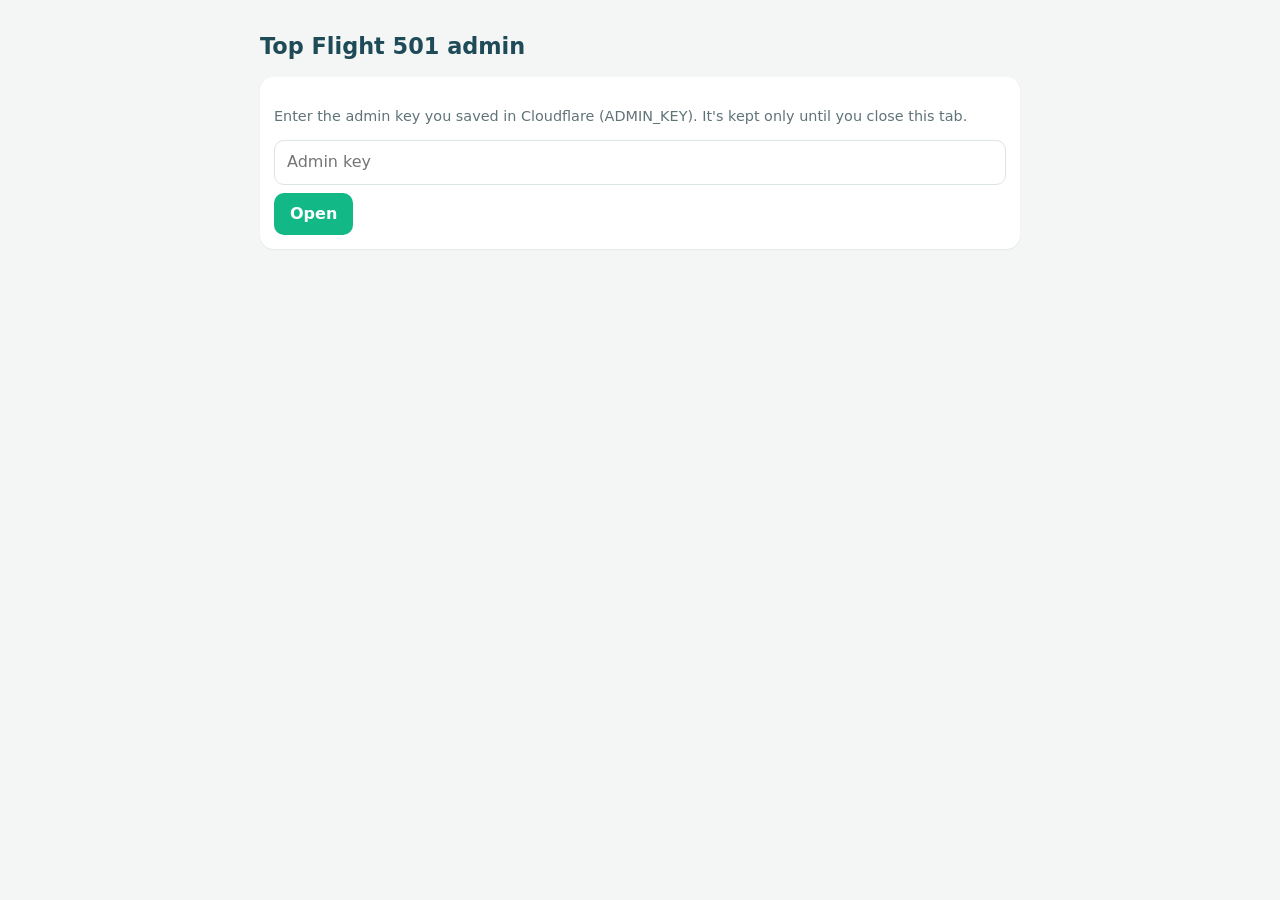
<file: public/admin.html>
<!doctype html>
<html lang="en">
<head>
  <meta charset="utf-8">
  <meta name="viewport" content="width=device-width, initial-scale=1">
  <meta name="robots" content="noindex, nofollow">
  <title>Top Flight 501 admin</title>
  <style>
    :root { --bg:#F3F6F5; --card:#fff; --teal:#1E4B57; --muted:#5F7378; --ink:#15262B; --green:#12B886; --line:#DCE5E3; --red:#E03131; }
    body { margin: 0; background: var(--bg); color: var(--ink); font: 16px/1.4 system-ui, -apple-system, 'Segoe UI', sans-serif; }
    main { max-width: 760px; margin: 0 auto; padding: 16px; }
    h1 { color: var(--teal); font-size: 1.4rem; }
    h2 { color: var(--teal); font-size: 1.1rem; margin: 26px 0 8px; }
    .card { background: var(--card); border-radius: 14px; padding: 14px; box-shadow: 0 1px 2px rgba(0,0,0,.06); }
    input { font: inherit; padding: 10px 12px; border: 1.5px solid var(--line); border-radius: 10px; width: 100%; box-sizing: border-box; }
    button { font: inherit; font-weight: 700; border: 0; border-radius: 10px; padding: 8px 12px; cursor: pointer; background: #EAF1EF; color: var(--teal); }
    button.go { background: var(--green); color: #fff; margin-top: 8px; padding: 10px 16px; }
    button.bad { color: var(--red); }
    table { width: 100%; border-collapse: collapse; font-size: .92rem; }
    td, th { text-align: left; padding: 8px 6px; border-bottom: 1px solid var(--line); vertical-align: middle; }
    th { font-size: .72rem; text-transform: uppercase; letter-spacing: .08em; color: var(--muted); }
    td.acts { white-space: nowrap; text-align: right; }
    td.acts button { margin-left: 4px; padding: 6px 9px; font-size: .82rem; }
    .muted { color: var(--muted); font-size: .9rem; }
    .err { color: var(--red); font-weight: 600; }
    .totals { display: flex; gap: 10px; flex-wrap: wrap; }
    .totals div { background: var(--card); border-radius: 12px; padding: 10px 14px; }
    .totals b { display: block; font-size: 1.4rem; color: var(--teal); }
  </style>
</head>
<body>
<main>
  <h1>Top Flight 501 admin</h1>
  <div id="login" class="card">
    <p class="muted">Enter the admin key you saved in Cloudflare (ADMIN_KEY). It's kept only until you close this tab.</p>
    <form id="login-form"><input id="key" type="password" autocomplete="current-password" placeholder="Admin key"><button class="go" type="submit">Open</button></form>
    <p class="err" id="login-err" hidden></p>
  </div>
  <div id="panel" hidden>
    <div class="totals" id="totals"></div>
    <h2>Reports</h2>
    <div class="card" id="reports"></div>
    <h2>Newest nicknames</h2>
    <div class="card" id="players"></div>
    <h2>Newest leagues</h2>
    <div class="card" id="leagues"></div>
    <p class="muted">“Rename” swaps the name for a plain one (Player A1B2 or League K7Q2M). “Remove” deletes it completely.</p>
  </div>
</main>
<script>
  const $ = s => document.querySelector(s);
  const esc = s => String(s ?? '').replace(/[&<>"']/g, c => ({ '&': '&amp;', '<': '&lt;', '>': '&gt;', '"': '&quot;', "'": '&#39;' }[c]));
  const day = t => new Date(t).toLocaleDateString('en-GB', { day: 'numeric', month: 'short' });
  let key = sessionStorage.getItem('tf501-admin') || '';

  async function api(method, body) {
    const r = await fetch('/api/admin', { method, headers: { 'x-admin-key': key, 'content-type': 'application/json' }, body: body ? JSON.stringify(body) : undefined });
    const j = await r.json().catch(() => ({}));
    if (!r.ok) throw new Error(j.error || 'Something went wrong');
    return j;
  }
  async function load() {
    try {
      const d = await api('GET');
      sessionStorage.setItem('tf501-admin', key);
      $('#login').hidden = true; $('#panel').hidden = false;
      $('#totals').innerHTML = `<div><b>${d.totals.players}</b>nicknames</div><div><b>${d.totals.leagues}</b>leagues</div><div><b>${d.totals.challenges}</b>challenges played</div>`;
      $('#reports').innerHTML = d.reports.length ? `<table><tr><th>Name</th><th>Type</th><th>Reports</th><th></th></tr>${d.reports.map(r => `<tr>
        <td><b>${esc(r.name || '(already gone)')}</b></td><td>${r.kind}</td><td>${r.n}</td>
        <td class="acts"><button data-a="rename-${r.kind}" data-id="${esc(r.target)}">Rename</button><button class="bad" data-a="remove-${r.kind}" data-id="${esc(r.target)}">Remove</button><button data-a="dismiss" data-kind="${r.kind}" data-id="${esc(r.target)}">It's fine</button></td></tr>`).join('')}</table>` : '<p class="muted">No reports. 👍</p>';
      $('#players').innerHTML = `<table><tr><th>Nickname</th><th>Club</th><th>Joined</th><th></th></tr>${d.players.map(p => `<tr>
        <td><b>${esc(p.nick)}</b></td><td class="muted">${esc(p.club || '–')}</td><td class="muted">${day(p.created)}</td>
        <td class="acts"><button data-a="rename-player" data-id="${esc(p.id)}">Rename</button><button class="bad" data-a="remove-player" data-id="${esc(p.id)}">Remove</button></td></tr>`).join('')}</table>`;
      $('#leagues').innerHTML = `<table><tr><th>League</th><th>Code</th><th>Players</th><th></th></tr>${d.leagues.map(l => `<tr>
        <td><b>${esc(l.name)}</b></td><td class="muted">${esc(l.code)}</td><td>${l.members}</td>
        <td class="acts"><button data-a="rename-league" data-id="${esc(l.code)}">Rename</button><button class="bad" data-a="remove-league" data-id="${esc(l.code)}">Remove</button></td></tr>`).join('')}</table>`;
    } catch (e) {
      $('#login').hidden = false; $('#panel').hidden = true;
      if (key) { $('#login-err').textContent = e.message; $('#login-err').hidden = false; }
    }
  }
  $('#login-form').addEventListener('submit', e => { e.preventDefault(); key = $('#key').value.trim(); load(); });
  document.addEventListener('click', async e => {
    const b = e.target.closest('[data-a]'); if (!b) return;
    const a = b.dataset.a, id = b.dataset.id;
    if (a.startsWith('remove') && !confirm('Remove this completely? It can’t be undone.')) return;
    const body = { action: a };
    if (a.endsWith('league') || (a === 'dismiss' && b.dataset.kind === 'league')) body.code = id; else body.id = id;
    if (a === 'dismiss') body.kind = b.dataset.kind;
    try { await api('POST', body); load(); } catch (err) { alert(err.message); }
  });
  if (key) load();
</script>
</main>
</body>
</html>
</file>
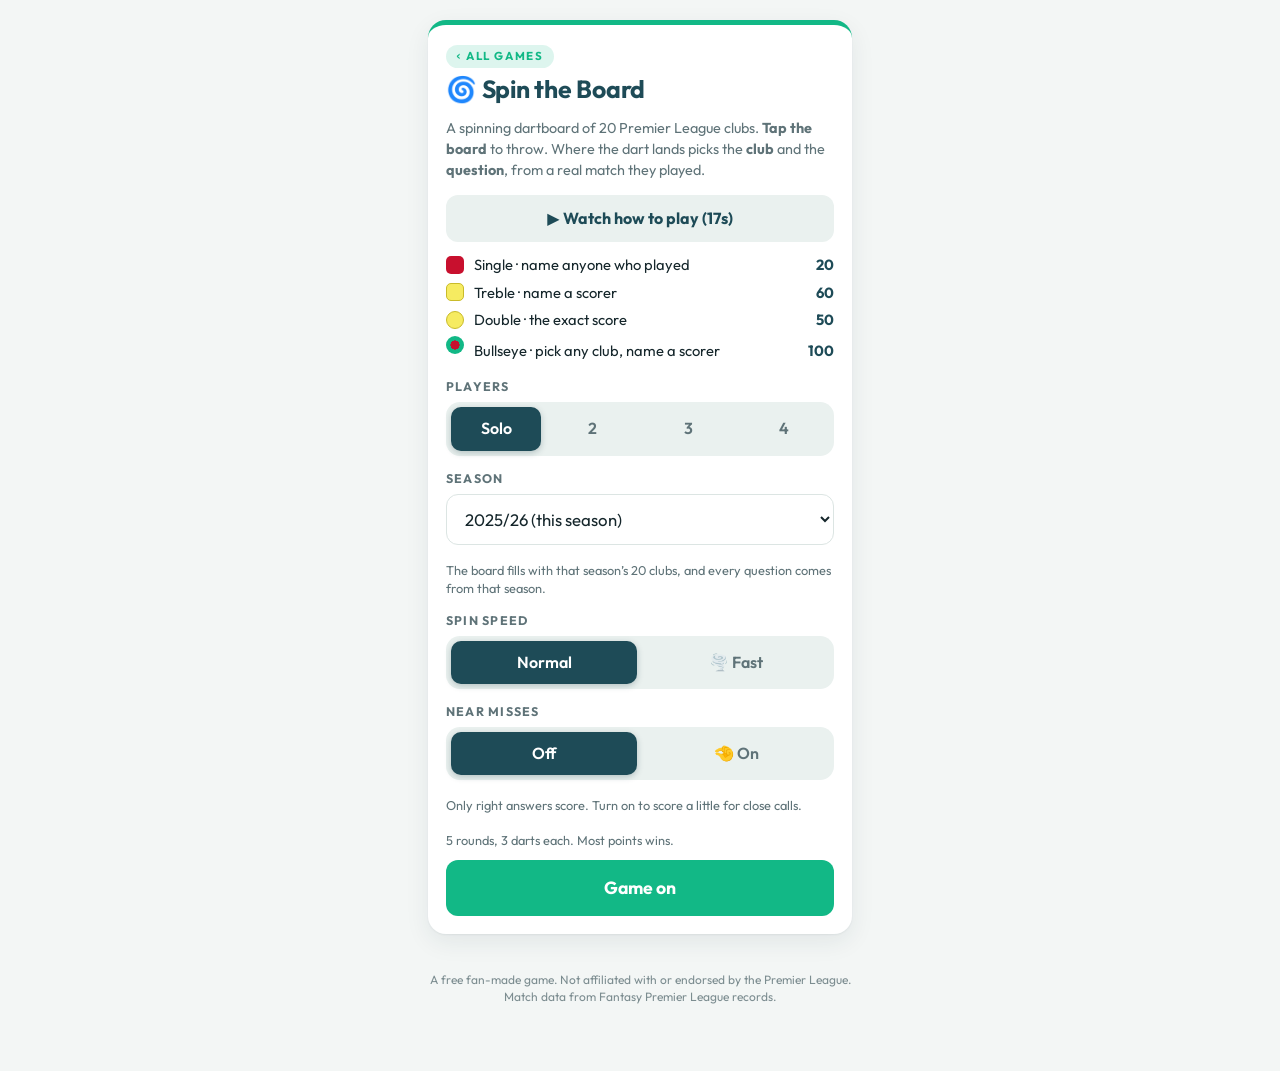
<file: public/spin.html>
<!doctype html>
<html lang="en">
<head>
  <meta charset="utf-8">
  <meta name="viewport" content="width=device-width, initial-scale=1, viewport-fit=cover, interactive-widget=resizes-content">
  <title>Spin the Board | Top Flight 501</title>
  <meta name="description" content="Spin the Board: a spinning dartboard of Premier League clubs. Tap to throw, then answer a question about the club you hit. Free, no sign-up.">
  <meta property="og:title" content="Spin the Board | Top Flight 501">
  <meta property="og:image" content="https://topflight501.com/img/og.jpg">
  <link rel="icon" type="image/png" href="img/icon-192.png?v=2">
  <script>
    try { var s = JSON.parse(localStorage.getItem('tf501:settings') || '{}'); if (s.theme === 'light' || s.theme === 'dark') document.documentElement.setAttribute('data-theme', s.theme); } catch (e) {}
  </script>
  <link rel="stylesheet" href="styles.css?v=75">
  <style>
    body { max-width: 520px; margin: 0 auto; padding: 12px 16px 40px; }
    #spin-app .card { padding: 18px; }
    .back { color: var(--green); font-weight: 700; text-decoration: none; }
    .watch-btn { width: 100%; margin-top: 10px; }
    .tut-video { display: block; width: 100%; height: auto; aspect-ratio: 3 / 4; border-radius: 14px; margin-top: 10px; background: #0e252c; }
    .legend { display: grid; gap: 6px; margin: 12px 0 6px; font-size: .92rem; }
    .legend div { display: flex; align-items: center; gap: 10px; }
    .legend b { margin-left: auto; color: var(--teal); }
    .sw { width: 18px; height: 18px; border-radius: 5px; flex: none; }
    .sw.s1 { background: #C8102E; } .sw.s3 { background: #F6EB61; border: 1px solid #c9bb2a; } .sw.s2 { background: #F6EB61; border: 1px solid #c9bb2a; border-radius: 50%; } .sw.sb { background: radial-gradient(#C8102E 35%, #12B886 37%); border-radius: 50%; }
    .label { font-weight: 700; font-size: .78rem; letter-spacing: .1em; text-transform: uppercase; color: var(--muted); margin: 14px 0 6px; }
    .names { display: grid; grid-template-columns: 1fr 1fr; gap: 8px; margin-top: 8px; }
    .small { font-size: .82rem; }
    .topbar { display: flex; justify-content: space-between; align-items: center; font-weight: 700; color: var(--teal); margin: 4px 0 10px; }
    .sb { display: flex; gap: 8px; margin-bottom: 10px; }
    .sb-p { flex: 1; background: var(--card); border: 1px solid var(--line); border-radius: 14px; padding: 8px 10px; display: flex; justify-content: space-between; align-items: center; font-weight: 600; color: var(--muted); }
    .sb-p b { font-size: 1.35rem; color: var(--ink); font-variant-numeric: tabular-nums; }
    .sb-p.on { border-color: var(--green); box-shadow: 0 0 0 2px color-mix(in srgb, var(--green) 35%, transparent); color: var(--ink); }
    .board-wrap { position: relative; width: min(100%, 420px); margin: 0 auto; aspect-ratio: 1; transition: opacity .25s, transform .25s; touch-action: manipulation; }
    .board-wrap.dim { width: 44%; opacity: .9; }
    .board-wrap { transition: width .3s ease, opacity .25s; }
    .board { width: 100%; height: 100%; display: block; cursor: crosshair; filter: drop-shadow(0 10px 22px rgba(0,0,0,.28)); -webkit-tap-highlight-color: transparent; user-select: none; }
    .board .lbl { fill: #fff; font: 800 15px Outfit, sans-serif; text-anchor: middle; dominant-baseline: central; letter-spacing: .02em; }
    .board .brand { fill: #fff; font: 900 21px Outfit, sans-serif; letter-spacing: .32em; text-anchor: middle; }
    .board .brand.sub { fill: #F5C518; font-size: 13px; font-weight: 800; letter-spacing: .28em; }
    #fly { position: fixed; inset: 0; width: 100vw; height: 100vh; pointer-events: none; z-index: 50; overflow: visible; }
    .board-wrap.thunk .board { animation: thunk .22s ease-out; }
    @keyframes thunk { 30% { transform: translateY(3px) scale(.995); } }
    .board .wire { stroke: rgba(200,200,200,.55); stroke-width: .9; fill: none; }
    .pointer { position: absolute; left: 50%; top: -6px; width: 0; height: 0; transform: translateX(-50%); border: 9px solid transparent; border-top: 14px solid var(--green); display: none; }
    #panel { margin-top: 12px; scroll-margin-top: 10px; }
    body.typing { padding-bottom: 45vh; }
    .panel { background: var(--card); border: 1px solid var(--line); border-radius: 18px; padding: 16px; }
    .panel.center { text-align: center; }
    .panel h3 { margin: 4px 0 6px; color: var(--teal); }
    .tap-hint { font-size: 1.2rem; font-weight: 800; color: var(--teal); margin: 2px 0; animation: nudge 1.6s ease-in-out infinite; }
    @keyframes nudge { 50% { transform: translateY(-3px); } }
    .segc .seg-hl { fill: none; stroke: none; }
    #rot.picked .segc { opacity: .28; transition: opacity .3s; }
    #rot.picked .segc.hit { opacity: 1; } #rot.picked .segc.hit .seg-hl { stroke: #fff; stroke-width: 4; }
    .q-club { display: flex; align-items: center; gap: 10px; font-size: 1.3rem; color: var(--ink); margin-bottom: 8px; }
    .q-badge { display: grid; place-items: center; width: 46px; height: 46px; border-radius: 50%; background: var(--c1); color: #fff; font-weight: 900; font-size: .85rem; box-shadow: inset 0 0 0 3px var(--c2); }
    .q-tag { display: inline-block; background: var(--teal); color: var(--card); font-weight: 800; font-size: .8rem; letter-spacing: .06em; text-transform: uppercase; padding: 5px 12px; border-radius: 30px; }
    .q-match { margin: 10px 0 6px; padding: 10px 12px; border-radius: 14px; background: var(--soft); text-align: center; line-height: 1.3; color: var(--ink); }
    .q-season { display: block; font-size: .72rem; letter-spacing: .12em; text-transform: uppercase; color: var(--muted); font-weight: 700; }
    .q-date { display: block; font-size: .85rem; color: var(--muted); }
    .q-ask { font-size: 1.1rem; margin: 10px 0; color: var(--ink); }
    .q-form { display: flex; gap: 8px; } .q-form .text { flex: 1; min-width: 0; }
    .sl { flex: 1; display: flex; align-items: center; gap: 8px; } .sl .text { width: 64px; text-align: center; font-size: 1.2rem; } .sl span { font-weight: 800; color: var(--muted); }
    .err { color: var(--red); font-size: .9rem; margin: 8px 0 0; }
    .res { font-size: 1.6rem; font-weight: 900; margin: 0 0 4px; } .res.ok { color: var(--green); } .res.bad { color: var(--muted); } .res.near { color: var(--near); }
    .club-grid { display: grid; grid-template-columns: repeat(5, 1fr); gap: 6px; margin-top: 10px; }
    .club-b { border: 0; border-radius: 10px; padding: 10px 0; background: var(--c1); color: #fff; font-weight: 800; cursor: pointer; }
    .final { display: grid; gap: 6px; margin: 12px 0; } .final div { display: flex; justify-content: space-between; padding: 10px 14px; border-radius: 12px; background: var(--soft); font-weight: 600; }
    .row { display: flex; gap: 8px; } .row > * { flex: 1; text-align: center; text-decoration: none; }
    .center { text-align: center; }
  </style>
</head>
<body>
  <main id="spin-app"></main>
  <footer class="foot"><p class="disclaimer">A free fan-made game. Not affiliated with or endorsed by the Premier League.<br>Match data from Fantasy Premier League records.</p></footer>
  <script type="module" src="js/spin.js?v=11"></script>
</body>
</html>
</file>
<file: public/styles.css>
@font-face {
  font-family: 'Outfit';
  src: url('fonts/outfit-var.woff?v=8') format('woff');
  font-weight: 100 900;
  font-style: normal;
  font-display: swap;
}
:root {
  --teal: #1E4B57;
  --teal-deep: #143640;
  --green: #12B886;
  --near: #A87A00;
  --green-deep: #0C8F68;
  --red: #E03131;
  --yellow: #F5C518;
  --bg: #F3F6F5;
  --card: #FFFFFF;
  --ink: #15262B;
  --muted: #5F7378;
  --line: #DCE5E3;
  --soft: #EAF1EF;
  --shadow: 0 1px 2px rgba(20, 54, 64, .06), 0 8px 24px rgba(20, 54, 64, .08);
  --on-strong: #FFFFFF;
  --on-strong-dim: rgba(255,255,255,.75);
  --on-green: #FFFFFF;
  --mark-filter: none;
  --radius: 18px;
  color-scheme: light;
}
@media (prefers-color-scheme: dark) {
  :root:not([data-theme="light"]) {
    --near: #F5C518;
    --teal: #7FC4D2;
    --teal-deep: #0E2328;
    --green: #2BD09E;
    --green-deep: #1FAE83;
    --bg: #0C1719;
    --card: #132225;
    --ink: #E8F1EF;
    --muted: #94AAAE;
    --line: #24393D;
    --soft: #1A2D31;
    --shadow: 0 1px 2px rgba(0,0,0,.3), 0 8px 24px rgba(0,0,0,.35);
    --on-strong: #0C1719;
    --on-strong-dim: rgba(0,0,0,.6);
    --on-green: #062019;
    --mark-filter: brightness(0) invert(.85) sepia(.3) hue-rotate(140deg);
    color-scheme: dark;
  }
}
:root[data-theme="dark"] {
    --near: #F5C518;
    --teal: #7FC4D2;
    --teal-deep: #0E2328;
    --green: #2BD09E;
    --green-deep: #1FAE83;
    --bg: #0C1719;
    --card: #132225;
    --ink: #E8F1EF;
    --muted: #94AAAE;
    --line: #24393D;
    --soft: #1A2D31;
    --shadow: 0 1px 2px rgba(0,0,0,.3), 0 8px 24px rgba(0,0,0,.35);
    --on-strong: #0C1719;
    --on-strong-dim: rgba(0,0,0,.6);
    --on-green: #062019;
    --mark-filter: brightness(0) invert(.85) sepia(.3) hue-rotate(140deg);
    color-scheme: dark;
}

* { box-sizing: border-box; }
html, body { margin: 0; }
body {
  font-family: 'Outfit', system-ui, -apple-system, Segoe UI, sans-serif;
  background: var(--bg);
  color: var(--ink);
  line-height: 1.45;
  min-height: 100vh;
  display: flex; flex-direction: column;
  -webkit-tap-highlight-color: transparent;
}
button, input, select { font: inherit; color: inherit; }
:focus-visible { outline: 3px solid var(--green); outline-offset: 2px; }
a { color: var(--green-deep); }
h2 { font-size: 1.55rem; line-height: 1.15; margin: .1rem 0 .9rem; letter-spacing: -.01em; color: var(--teal); }
h3 { margin: 0; font-size: 1.15rem; }
h4 { margin: 0 0 .4rem; color: var(--teal); }

/* header */
/* pinned header: full-width bar that stays at the top while scrolling */
.top-wrap {
  position: sticky; top: 0; z-index: 40;
  background: color-mix(in srgb, var(--bg) 88%, transparent);
  -webkit-backdrop-filter: blur(10px); backdrop-filter: blur(10px);
  padding-top: env(safe-area-inset-top, 0px);
  transition: box-shadow .2s, border-color .2s;
  border-bottom: 1px solid transparent;
}
.top-wrap.scrolled { border-bottom-color: var(--line); box-shadow: 0 4px 14px rgba(20, 54, 64, .06); }
.top {
  display: flex; align-items: center; justify-content: space-between;
  max-width: 560px; width: 100%; margin: 0 auto; padding: 10px 16px 8px;
}
.brand { display: flex; align-items: center; gap: 10px; background: none; border: 0; padding: 0; cursor: pointer; text-align: left; }
.brand img { height: 42px; width: auto; filter: var(--mark-filter); }
.brand-name { display: block; font-weight: 800; font-size: 1.35rem; color: var(--teal); letter-spacing: -.01em; line-height: 1.05; }
.brand-tag { display: block; font-size: .7rem; letter-spacing: .18em; text-transform: uppercase; color: var(--muted); font-weight: 600; }
.icon-btn {
  width: 40px; height: 40px; border-radius: 50%; border: 1px solid var(--line); background: var(--card);
  font-weight: 700; color: var(--teal); cursor: pointer; box-shadow: var(--shadow);
}

main { flex: 1; width: 100%; max-width: 560px; margin: 0 auto; padding: 8px 16px 24px; }
.loading { text-align: center; color: var(--muted); padding: 3rem 0; }

.card {
  background: var(--card); border-radius: var(--radius); box-shadow: var(--shadow);
  padding: 20px 18px; border-top: 5px solid var(--green);
}
.eyebrow {
  display: inline-block; margin: 0 0 .35rem; font-size: .72rem; font-weight: 700; letter-spacing: .14em; text-transform: uppercase;
  color: var(--green-deep); background: color-mix(in srgb, var(--green) 14%, transparent); padding: 3px 10px; border-radius: 999px;
}
.hint { color: var(--muted); font-size: .9rem; margin: .3rem 0; }
.center { text-align: center; }
.muted { color: var(--muted); }
.error { color: var(--red); font-weight: 600; margin: .4rem 0; }

/* setup */
.field { display: block; margin: 0 0 14px; }
.label { display: block; font-size: .72rem; font-weight: 700; letter-spacing: .12em; text-transform: uppercase; color: var(--muted); margin-bottom: 6px; }
.seg { display: grid; grid-template-columns: 1fr 1fr; gap: 6px; background: var(--soft); padding: 5px; border-radius: 14px; }
.seg.three { grid-template-columns: repeat(3, 1fr); }
.seg-btn { border: 0; background: transparent; padding: 10px 8px; border-radius: 10px; font-weight: 600; cursor: pointer; color: var(--muted); }
.seg-btn.on { background: var(--teal); color: var(--on-strong); box-shadow: 0 2px 6px rgba(20,54,64,.25); }
.seg-btn.num { font-size: 1.15rem; font-weight: 800; font-variant-numeric: tabular-nums; }
.names { display: grid; grid-template-columns: 1fr 1fr; gap: 10px; }
@media (max-width: 380px) { .names { grid-template-columns: 1fr; } }
.text {
  width: 100%; padding: 13px 14px; border-radius: 12px; border: 1.5px solid var(--line); background: var(--card);
  font-size: 1.05rem; outline: none; transition: border-color .15s;
}
.text:focus { border-color: var(--green); }
.season-range { display: flex; align-items: center; gap: 8px; }
.season-range select { flex: 1; padding: 11px 10px; border-radius: 12px; border: 1.5px solid var(--line); background: var(--card); }
.season-range span { color: var(--muted); }

.btn { border: 0; border-radius: 12px; padding: 12px 16px; font-weight: 700; cursor: pointer; transition: transform .08s, background .15s; }
.btn:active { transform: scale(.98); }
.btn:disabled { opacity: .45; cursor: not-allowed; }
.btn.primary { background: var(--green); color: var(--on-green); }
.btn.primary:hover:not(:disabled) { background: var(--green-deep); }
.btn.big { width: 100%; padding: 15px; font-size: 1.1rem; margin-top: 6px; }
.btn.ghost { background: var(--soft); color: var(--teal); }
.btn.danger { background: var(--red); color: #fff; }
.btn.link { background: none; color: var(--muted); width: 100%; margin-top: 6px; font-weight: 600; }

/* scoreboard */
.board { display: grid; grid-template-columns: 1fr 1fr; gap: 10px; margin-bottom: 12px; }
.board.solo { grid-template-columns: 1fr; }
.pl {
  background: var(--teal-deep); color: #fff; border-radius: 16px; padding: 12px 14px; text-align: center;
  opacity: .62; transition: opacity .2s, transform .2s; position: relative; overflow: hidden;
}
.pl.active { opacity: 1; box-shadow: 0 0 0 3px var(--green), var(--shadow); }
.pl-name { font-weight: 600; font-size: .95rem; display: flex; justify-content: center; align-items: center; gap: 8px; white-space: nowrap; overflow: hidden; text-overflow: ellipsis; }
.legs { background: var(--green); color: #062019; border-radius: 6px; font-size: .75rem; font-weight: 800; padding: 0 6px; }
.pl-score { font-size: 3rem; font-weight: 800; line-height: 1.05; font-variant-numeric: tabular-nums; letter-spacing: -.02em; }
.pl-sub { font-size: .75rem; opacity: .7; }
.pulse { animation: pulse .6s ease; }
@keyframes pulse { 0% { transform: scale(1); color: #fff; } 35% { transform: scale(1.14); color: var(--yellow); } 100% { transform: scale(1); color: #fff; } }

/* match */
.match { border: 1.5px solid var(--line); border-radius: 14px; padding: 12px 14px; text-align: center; background: var(--soft); margin-bottom: 14px; }
.match-meta { display: flex; justify-content: space-between; font-size: .72rem; font-weight: 700; letter-spacing: .1em; text-transform: uppercase; color: var(--muted); }
.teams { display: grid; grid-template-columns: 1fr auto 1fr; align-items: center; gap: 10px; margin: 8px 0 4px; }
.team { font-weight: 800; font-size: 1.15rem; color: var(--teal); line-height: 1.15; }
.teams .team:first-child { text-align: right; }
.teams .team:last-child { text-align: left; }
.vs { font-weight: 700; color: var(--muted); font-size: .9rem; }
.match-date { font-size: .88rem; color: var(--muted); }

/* handover */
.handover { text-align: center; }
.handover .match { margin-top: 12px; }
.prev { background: var(--soft); border-radius: 10px; padding: 8px 12px; margin: 0 0 14px; }

/* play */
.turn-head { display: flex; align-items: baseline; justify-content: space-between; margin-bottom: 8px; }
.darts { display: grid; grid-template-columns: repeat(3, 1fr); gap: 8px; margin-bottom: 10px; }
.dart { border: 1.5px dashed var(--line); border-radius: 12px; padding: 8px 6px; text-align: center; min-height: 58px; display: flex; flex-direction: column; justify-content: center; }
.dart.next { border-color: var(--green); border-style: solid; }
.dart.hit { background: color-mix(in srgb, var(--green) 16%, transparent); border: 1.5px solid var(--green); }
.dart.miss { background: color-mix(in srgb, var(--red) 9%, transparent); border: 1.5px solid color-mix(in srgb, var(--red) 40%, transparent); }
.dart-n { font-size: .75rem; font-weight: 700; color: var(--muted); text-transform: uppercase; letter-spacing: .06em; }
.dart-v { font-size: 1.35rem; font-weight: 800; font-variant-numeric: tabular-nums; }
.dart.hit .dart-v { color: var(--green-deep); }
.dart.miss .dart-v { color: var(--red); }
.result { border-radius: 10px; padding: 9px 12px; margin: 0 0 12px; font-weight: 600; }
.result.ok { background: color-mix(in srgb, var(--green) 14%, transparent); color: var(--green-deep); }
.result.bad { background: color-mix(in srgb, var(--red) 9%, transparent); color: var(--red); }
.chips { display: grid; grid-template-columns: repeat(5, 1fr); gap: 6px; margin-bottom: 12px; }
@media (max-width: 420px) { .chips { grid-template-columns: repeat(3, 1fr); } }
.chip {
  border: 1.5px solid var(--line); background: var(--card); border-radius: 12px; padding: 8px 4px; cursor: pointer;
  display: flex; flex-direction: column; align-items: center; gap: 1px; transition: border-color .12s, background .12s;
}
.chip-i { font-size: 1.15rem; }
.chip-l { font-size: .78rem; font-weight: 700; }
.chip-p { font-size: .75rem; color: var(--muted); font-variant-numeric: tabular-nums; font-weight: 600; }
.chip.on { border-color: var(--teal); background: var(--teal); color: var(--on-strong); }
.chip.on .chip-p { color: var(--on-strong-dim); }
.answer { margin-bottom: 4px; }
.scoreline { display: grid; grid-template-columns: 1fr auto 1fr; gap: 10px; align-items: end; margin-bottom: 4px; }
.scoreline label { display: flex; flex-direction: column; gap: 4px; font-size: .8rem; font-weight: 600; color: var(--muted); text-align: center; }
.scoreline input { width: 100%; text-align: center; font-size: 1.6rem; font-weight: 800; padding: 8px; border-radius: 12px; border: 1.5px solid var(--line); background: var(--card); }
.scoreline input:focus { outline: none; border-color: var(--green); }
.dash { font-size: 1.6rem; font-weight: 800; color: var(--muted); padding-bottom: 8px; }
.play-foot { display: flex; gap: 8px; margin-top: 14px; }
.play-foot .btn { flex: 1; font-size: .9rem; }

/* modal */
#modal[hidden] { display: none; }
.overlay { position: fixed; inset: 0; background: rgba(8, 22, 26, .55); display: flex; align-items: flex-end; justify-content: center; z-index: 50; animation: fade .15s; }
@media (min-width: 600px) { .overlay { align-items: center; } }
.sheet {
  background: var(--card); width: 100%; max-width: 560px; max-height: 92vh; overflow-y: auto;
  border-radius: 22px 22px 0 0; padding: 22px 18px calc(18px + env(safe-area-inset-bottom)); animation: up .2s ease;
}
@media (min-width: 600px) { .sheet { border-radius: 22px; } }
@keyframes fade { from { opacity: 0; } }
@keyframes up { from { transform: translateY(24px); opacity: .5; } }
.row { display: flex; gap: 10px; margin-top: 12px; }
.row .btn { flex: 1; padding: 14px; }
.big-score { font-size: 3.4rem; font-weight: 800; color: var(--green-deep); margin: 0; font-variant-numeric: tabular-nums; }
.legs-line { font-size: 1.05rem; }
.rules { padding-left: 1.2rem; margin: 0 0 10px; }
.rules li { margin-bottom: .6rem; }
.tiers { width: 100%; border-collapse: collapse; margin-top: .5rem; font-size: .95rem; }
.tiers td { padding: 5px 2px; border-bottom: 1px solid var(--line); }
.tiers td:last-child { text-align: right; font-weight: 700; font-variant-numeric: tabular-nums; color: var(--teal); }
.key-score { text-align: center; font-size: 1.15rem; font-weight: 700; }
.key-score b { font-size: 1.5rem; margin: 0 .3rem; color: var(--teal); }
.key-grid { display: grid; grid-template-columns: 1fr 1fr; gap: 14px; margin: 12px 0; }
@media (max-width: 480px) { .key-grid { grid-template-columns: 1fr; } }
.key-col { background: var(--soft); border-radius: 12px; padding: 12px; font-size: .9rem; }
.key-col p { margin: 0 0 .45rem; }
.key-col .k { display: block; font-size: .7rem; font-weight: 700; letter-spacing: .08em; text-transform: uppercase; color: var(--muted); }

.confetti { position: fixed; inset: 0; pointer-events: none; z-index: 60; }

.foot { text-align: center; color: var(--muted); font-size: .8rem; padding: 10px 16px 22px; }
.foot p { margin: .2rem 0; }

.clubs { display: grid; gap: 8px; }
.clubs select { width: 100%; padding: 11px 10px; border-radius: 12px; border: 1.5px solid var(--line); background: var(--card); }
.opt { text-transform: none; letter-spacing: 0; font-weight: 500; color: var(--muted); }
.top-actions { display: flex; gap: 8px; }
.icon-btn { font-size: 1.05rem; line-height: 1; }
.social { display: flex; justify-content: center; flex-wrap: wrap; gap: 8px; margin-bottom: .5rem !important; }
.social { gap: 12px; }
.social a { display: grid; place-items: center; width: 40px; height: 40px; border-radius: 50%; background: var(--card); border: 1px solid var(--line); color: var(--teal); font-weight: 600; text-decoration: none; }
.social a svg { width: 19px; height: 19px; }
.social a:hover { border-color: var(--teal); }
.share-site-row { display: flex; justify-content: center; margin-bottom: .6rem !important; }
.share-site { display: inline-flex; align-items: center; gap: 8px; min-height: 44px; padding: 0 20px; border-radius: 999px; border: 0; background: #12B886; color: #fff; font: inherit; font-weight: 800; font-size: .95rem; cursor: pointer; box-shadow: var(--shadow); }
.share-site svg { width: 18px; height: 18px; }
.share-site:hover { filter: brightness(1.05); }


/* game picker */
.hub h2 { margin-bottom: .8rem; }
.games { display: grid; gap: 12px; }
.game-card {
  display: grid; grid-template-columns: auto 1fr auto; gap: 14px; align-items: center; text-align: left;
  background: var(--card); border: 1.5px solid var(--line); border-radius: var(--radius); padding: 16px; cursor: pointer;
  box-shadow: var(--shadow); transition: border-color .15s, transform .1s;
}
.game-card:hover { border-color: var(--green); }
.game-card:active { transform: scale(.99); }
.game-icon { width: 52px; height: 52px; border-radius: 14px; display: grid; place-items: center; font-size: 1.7rem; background: var(--soft); }
.game-body { display: flex; flex-direction: column; gap: 3px; min-width: 0; }
.game-title { font-weight: 800; font-size: 1.15rem; color: var(--teal); }
.game-blurb { font-size: .9rem; color: var(--muted); line-height: 1.35; }
.game-tags { display: flex; flex-wrap: wrap; gap: 6px; margin-top: 4px; }
.game-tags span { font-size: .7rem; font-weight: 700; letter-spacing: .04em; text-transform: uppercase; color: var(--green-deep); background: color-mix(in srgb, var(--green) 13%, transparent); padding: 2px 8px; border-radius: 999px; }
.game-go { font-size: 1.8rem; color: var(--muted); font-weight: 300; }
.back { background: none; border: 0; color: var(--muted); font-weight: 600; padding: 0 0 8px; cursor: pointer; }
.gamebar { display: flex; align-items: center; justify-content: space-between; gap: 12px; margin: 0 0 8px; }
.gamebar .back { padding: 6px 0; font-size: .9rem; }
.gamebar .back:hover { color: var(--teal); }
.gamebar-t { font-size: .8rem; font-weight: 700; color: var(--muted); white-space: nowrap; overflow: hidden; text-overflow: ellipsis; }
.reroll-row { display: flex; justify-content: flex-end; margin: -4px 0 10px; }
.reroll { background: none; border: 1px solid var(--line, color-mix(in srgb, var(--muted) 35%, transparent)); color: var(--muted); font: inherit; font-size: .8rem; font-weight: 700; padding: 5px 12px; border-radius: 999px; cursor: pointer; }
.reroll:hover { color: var(--teal); border-color: var(--teal); }
.setup-blurb { margin: -.4rem 0 1rem; }
.seg.count { grid-template-columns: repeat(4, 1fr); }
.seg.count.c3 { grid-template-columns: repeat(3, 1fr); }
.seg.count.c2 { grid-template-columns: repeat(2, 1fr); }
.names.n1 { grid-template-columns: 1fr; }

/* scoreboard extras */
.board.many .pl-score { font-size: 2.3rem; }
.pl.is-out { opacity: .35; }
.pl-lives { font-size: 1.6rem; line-height: 1.6; letter-spacing: 2px; }
.heart.lost { opacity: .5; }
.out-tag { font-weight: 800; letter-spacing: .1em; font-size: 1.3rem; color: var(--red); }
.pl-target { font-size: 1.15rem; font-weight: 800; margin: 6px 0 4px; }
.track { display: flex; justify-content: center; gap: 5px; margin-bottom: 4px; }
.track span { width: 16px; height: 6px; border-radius: 3px; background: rgba(255,255,255,.18); }
.track span.done { background: var(--green); }
.track span.now { background: var(--yellow); }
.chips.single { grid-template-columns: 1fr; }
.chips.single .chip { flex-direction: row; justify-content: center; gap: 10px; padding: 12px; }
.chips.single .chip-l { font-size: 1rem; }
.result .extra { display: block; font-weight: 500; margin-top: 2px; }
.victims { display: grid; gap: 10px; margin-top: 6px; }
.victim { display: flex; justify-content: space-between; align-items: center; gap: 12px; padding: 14px 16px; border-radius: 14px; border: 1.5px solid var(--line); background: var(--soft); cursor: pointer; font-weight: 700; font-size: 1.05rem; }
.victim:hover { border-color: var(--red); }
.big-hearts { font-size: 2.2rem; margin: 0; }

/* how it works panel */
.how { background: var(--soft); border-radius: 14px; padding: 12px 14px 8px; margin: 0 0 16px; }
.how-head { display: flex; justify-content: space-between; align-items: center; }
.how-head .label { margin: 0; }
.how-hide { background: none; border: 0; color: var(--muted); font-weight: 700; font-size: .8rem; cursor: pointer; padding: 4px 0 4px 8px; }
.how-list { margin: 8px 0 4px; padding-left: 1.1rem; font-size: .93rem; }
.how-list li { margin-bottom: .45rem; }
.how-list .tiers { font-size: .9rem; }
.show-rules { margin: -6px 0 10px; text-align: left; padding-left: 0; width: auto; color: var(--green-deep); }

/* leagues & history */
.league-card .game-icon { background: color-mix(in srgb, var(--yellow) 22%, var(--soft)); }
.leagues h3.sec { margin: 22px 0 8px; font-size: 1rem; color: var(--teal); }
.league-list, .results { list-style: none; margin: 0 0 12px; padding: 0; display: grid; gap: 8px; }
.league-row { width: 100%; display: grid; grid-template-columns: 1fr auto; grid-template-rows: auto auto; column-gap: 10px; align-items: center; text-align: left; padding: 12px 14px; border-radius: 14px; border: 1.5px solid var(--line); background: var(--soft); cursor: pointer; }
.league-row:hover { border-color: var(--green); }
.lr-name { font-weight: 800; color: var(--teal); font-size: 1.05rem; }
.lr-meta { grid-row: 2; font-size: .85rem; color: var(--muted); }
.league-row .game-go { grid-row: 1 / span 2; grid-column: 2; }
.new-league { display: grid; gap: 8px; margin: 6px 0 4px; }
.new-league .row { margin-top: 0; }
.table-wrap { overflow-x: auto; margin: 4px 0 12px; }
.ltable { width: 100%; border-collapse: collapse; font-variant-numeric: tabular-nums; font-size: .95rem; }
.ltable th { font-size: .7rem; letter-spacing: .08em; text-transform: uppercase; color: var(--muted); font-weight: 700; padding: 6px 4px; border-bottom: 1.5px solid var(--line); text-align: center; }
.ltable td { padding: 9px 4px; border-bottom: 1px solid var(--line); text-align: center; }
.ltable .l { text-align: left; }
.ltable tbody tr:first-child td { background: color-mix(in srgb, var(--green) 9%, transparent); }
.form { white-space: nowrap; }
.f { display: inline-grid; place-items: center; width: 18px; height: 18px; border-radius: 4px; font-size: .65rem; font-weight: 800; margin-right: 2px; color: #fff; background: var(--muted); }
.f.W { background: var(--green-deep); }
.f.L { background: color-mix(in srgb, var(--red) 75%, var(--muted)); }
.res { display: grid; grid-template-columns: auto 1fr auto; gap: 10px; align-items: center; padding: 10px 12px; border-radius: 12px; background: var(--soft); }
.res-icon { font-size: 1.2rem; }
.res-body { display: flex; flex-direction: column; min-width: 0; }
.res-who { font-size: .95rem; overflow-wrap: anywhere; }
.res-meta { font-size: .78rem; color: var(--muted); }
.res-win { font-size: .8rem; font-weight: 700; color: var(--green-deep); white-space: nowrap; }
.h2h-pick { display: grid; grid-template-columns: 1fr auto 1fr; gap: 8px; align-items: center; }
.h2h-pick select { width: 100%; padding: 10px; border-radius: 12px; border: 1.5px solid var(--line); background: var(--card); min-width: 0; }
.h2h-pick span { color: var(--muted); font-weight: 700; }
.h2h-score { display: grid; grid-template-columns: 1fr auto 1fr; align-items: center; text-align: center; margin: 12px 0 4px; padding: 14px 8px; border-radius: 14px; background: var(--teal-deep); color: #fff; }
.h2h-n { display: block; font-size: 2.4rem; font-weight: 800; line-height: 1; font-variant-numeric: tabular-nums; }
.h2h-l { display: block; font-size: .85rem; opacity: .85; margin-top: 4px; overflow-wrap: anywhere; }
.h2h-mid { font-size: .75rem; opacity: .7; padding: 0 6px; }
.league-tools { margin-top: 18px; }
.row.wrap { flex-wrap: wrap; }
.row.wrap .btn { flex: 1 1 auto; }
.danger-text { color: var(--red) !important; }
.btn.link.inline { display: inline; width: auto; padding: 0; margin: 0; color: var(--green-deep); text-decoration: underline; }
.hint.small { font-size: .8rem; margin-top: 16px; }
/* footer legal */
.linkish { background: none; border: 0; padding: 0; color: var(--green-deep); text-decoration: underline; cursor: pointer; font-size: inherit; }
.disclaimer { opacity: .8; font-size: .75rem; }
.legal h3 { font-size: 1rem; margin: 16px 0 4px; color: var(--teal); }
.legal p { margin: 0 0 8px; }
#league { width: 100%; padding: 11px 10px; border-radius: 12px; border: 1.5px solid var(--line); background: var(--card); }

/* Sent Off */
.fouls { display: flex; justify-content: center; gap: 4px; margin: 8px 0 6px; }
.foul { width: 22px; height: 26px; border-radius: 5px; border: 1.5px solid rgba(255,255,255,.25); display: grid; place-items: center; font-size: .75rem; font-weight: 800; color: rgba(255,255,255,.9); }
.foul.yc:not(.on), .foul.rc:not(.on) { opacity: .35; }
.foul.on { background: rgba(224,49,49,.35); border-color: rgba(255,255,255,.5); }
.foul.yc.on { background: var(--yellow); border-color: var(--yellow); }
.foul.rc.on { background: var(--red); border-color: var(--red); }
.board.many .foul { width: 17px; height: 21px; font-size: .62rem; }
.so-board { display: grid; grid-template-columns: 1fr auto 1fr; align-items: center; gap: 8px; margin: 0 0 14px; padding: 14px 10px; border-radius: 16px; background: var(--teal-deep); color: #fff; text-align: center; }
.so-board.solved { box-shadow: 0 0 0 3px var(--green); }
.so-team { display: flex; flex-direction: column; align-items: center; gap: 2px; min-width: 0; }
.so-name { font-size: .78rem; font-weight: 700; opacity: .8; overflow-wrap: anywhere; }
.so-digit { font-size: 3.2rem; font-weight: 800; line-height: 1; font-variant-numeric: tabular-nums; }
.so-range { font-size: .8rem; font-weight: 700; color: var(--yellow); min-height: 1.1em; }
.so-dash { font-size: 2.2rem; font-weight: 800; opacity: .6; }
.so-guesses { list-style: none; margin: 14px 0 0; padding: 0; display: grid; gap: 6px; }
.so-guesses li { padding: 8px 12px; border-radius: 10px; background: var(--soft); font-size: .92rem; }
.so-guesses li.ok { background: color-mix(in srgb, var(--green) 16%, transparent); }
.so-guesses li span { display: block; font-size: .8rem; color: var(--muted); }

/* ---------- Daily Match banner ---------- */
.daily { display: flex; align-items: center; gap: 8px; width: 100%;
  background: linear-gradient(120deg, #143640, #1E4B57); color: #fff; border: 1px solid rgba(255,255,255,.06); border-radius: 14px; padding: 11px 14px; margin: 0 0 2px; box-shadow: var(--shadow); }
.daily-i { font-size: 1.35rem; }
.daily-body { display: flex; flex-direction: column; gap: 1px; min-width: 0; flex: 1; }
.daily-t { font-weight: 800; font-size: .98rem; }
.daily-s { font-size: .8rem; opacity: .82; line-height: 1.3; overflow-wrap: anywhere; }
.daily-streak { font-size: .78rem; font-weight: 700; margin-left: 4px; }
.daily-go { font-size: .8rem; font-weight: 800; background: #12B886; color: #fff; padding: 6px 12px; border-radius: 999px; }
.daily.done .daily-go { background: rgba(255,255,255,.16); }
.daily-emoji { text-align: center; font-size: 1.35rem; letter-spacing: 4px; margin: 0 0 4px; }
.big-score.center { text-align: center; margin-bottom: 4px; }

/* six slim dart slots for the Daily Match */
.darts.six { grid-template-columns: repeat(6, 1fr); gap: 6px; }
.darts.six .dart { min-height: 48px; padding: 6px 2px; }
.darts.six .dart-v { font-size: .85rem; }

/* ---------- Easy mode ---------- */
.toggle-row { display: flex; align-items: center; justify-content: space-between; gap: 12px; width: 100%; font: inherit; color: inherit; text-align: left;
  background: none; border: 1px solid var(--line); border-radius: 12px; padding: 10px 12px; margin: 2px 0 14px; cursor: pointer; }
.toggle-row .hint { display: block; font-size: .8rem; margin: 1px 0 0; }
.switch { flex: none; width: 40px; height: 24px; border-radius: 999px; background: var(--line); position: relative; transition: background .2s; }
.switch::after { content: ''; position: absolute; top: 3px; left: 3px; width: 18px; height: 18px; border-radius: 50%; background: #fff; box-shadow: 0 1px 2px rgba(0,0,0,.25); transition: transform .2s; }
.switch.on { background: var(--green); }
.switch.on::after { transform: translateX(16px); }
.chip.none { opacity: .38; cursor: not-allowed; }
.choices { display: grid; grid-template-columns: 1fr 1fr; gap: 8px; }
.choice { font: inherit; font-weight: 700; font-size: .95rem; color: var(--ink); background: var(--soft); border: 1.5px solid var(--line); border-radius: 12px; padding: 13px 8px; cursor: pointer; line-height: 1.2; }
.choice:hover { border-color: var(--teal); }
.choice:active { transform: scale(.98); }

/* ---------- share ---------- */
.share-btn { color: var(--green-deep); }
.row.slim { margin-top: 2px; gap: 0; }
.row.slim .btn { padding: 8px; }
.toast { position: fixed; left: 50%; bottom: calc(24px + env(safe-area-inset-bottom)); transform: translateX(-50%); z-index: 100;
  background: var(--ink); color: var(--bg); font-weight: 700; font-size: .9rem; padding: 10px 16px; border-radius: 999px; box-shadow: var(--shadow); transition: opacity .4s; }
.toast.out { opacity: 0; }

/* ---------- add to home screen ---------- */
.install { position: fixed; left: 12px; right: 12px; bottom: calc(12px + env(safe-area-inset-bottom)); z-index: 40; max-width: 520px; margin: 0 auto;
  display: flex; align-items: center; gap: 10px; background: var(--card); color: var(--ink); border: 1px solid var(--line); border-radius: 14px; padding: 8px 8px 8px 10px; box-shadow: var(--shadow); font-size: .86rem; font-weight: 600; }
.install img { border-radius: 7px; flex: none; }
.install span { flex: 1; line-height: 1.25; }
.install-add { font: inherit; font-weight: 800; background: var(--green); color: var(--on-green); border: 0; border-radius: 999px; padding: 7px 14px; cursor: pointer; }
.install-x { font: inherit; background: none; border: 0; color: var(--muted); padding: 6px 8px; cursor: pointer; }
.steps { padding-left: 1.2rem; line-height: 1.6; }

/* ---------- wide screens (laptop, PC, iPad landscape). Phones never see this. ---------- */
.match-side { display: none; }
@media (min-width: 900px) {
  .top { max-width: 1120px; padding-left: 32px; padding-right: 32px; }
  main { max-width: 1120px; padding-left: 32px; padding-right: 32px; }

  /* hub: games side by side */
  .games { grid-template-columns: repeat(3, 1fr); gap: 16px; }
  .game-card { align-items: flex-start; }
  .game-go { display: none; }

  /* game screens: scores and match on the left, darts on the right */
  .stage { display: grid; grid-template-columns: minmax(300px, 360px) 1fr; column-gap: 28px; align-items: start; }
  .stage > .gamebar { grid-column: 1 / -1; }
  .stage-side { position: sticky; top: 88px; display: flex; flex-direction: column; gap: 14px; }
  .stage-side .board { grid-template-columns: 1fr; margin: 0; }
  .stage-side .board.many { grid-template-columns: 1fr 1fr; }
  .match-side { display: block; margin: 0; background: var(--card); box-shadow: var(--shadow); padding: 18px 16px; }
  .match-side .teams { font-size: 1.15rem; }
  .stage > section .match:not(.match-side) { display: none; }
  .stage > section { margin-top: 0; }
  .choices { grid-template-columns: repeat(4, 1fr); }

  /* setup: how it works on the left, the options on the right */
  .setup-cols { display: grid; grid-template-columns: 1fr 1fr; gap: 0 40px; align-items: start; }
  .setup-side { position: sticky; top: 88px; }
  .setup-side .setup-blurb { margin-top: 0; }
}
@media (min-width: 900px) {
  .setup-main { display: grid; grid-template-columns: 1fr 1fr; column-gap: 16px; align-items: start; }
  .setup-main > * { grid-column: 1 / -1; }
  .setup-main > .f-half { grid-column: auto; }
  .setup-main .season-range select { min-width: 0; }
}

.daily-main { display: flex; align-items: center; gap: 12px; flex: 1; min-width: 0; background: none; border: 0; padding: 0; font: inherit; color: inherit; text-align: left; cursor: pointer; }
.daily-invite { flex: none; width: 36px; height: 36px; border-radius: 50%; display: grid; place-items: center; background: rgba(255,255,255,.12); color: #fff; border: 1px solid rgba(255,255,255,.18); cursor: pointer; }
.daily-invite:hover { background: rgba(255,255,255,.2); }
.gamebar .invite { display: inline-flex; align-items: center; gap: 6px; color: var(--green-deep); font-weight: 700; }

.daily-blurb { display: none; }
@media (min-width: 900px) {
  /* the Daily Match becomes the first tile in the games grid */
  .games .daily { position: relative; align-items: stretch; margin: 0; padding: 18px; border-radius: var(--radius); }
  .games .daily-main { display: grid; grid-template-columns: 52px 1fr; column-gap: 14px; align-items: start; align-content: start; }
  .games .daily-i { width: 52px; height: 52px; border-radius: 14px; display: grid; place-items: center; font-size: 1.7rem; background: rgba(255,255,255,.1); }
  .games .daily-t { font-size: 1.15rem; padding-right: 40px; }
  .games .daily-s { white-space: normal; font-size: .82rem; margin-top: 2px; }
  .games .daily-blurb { display: block; font-size: .9rem; line-height: 1.35; opacity: .85; margin-top: 6px; }
  .games .daily-go { grid-column: 2; justify-self: start; margin-top: 10px; padding: 7px 18px; }
  .games .daily-invite { position: absolute; top: 16px; right: 16px; }
}

/* share buttons on laptops / PCs */
.share-opts { display: flex; gap: 8px; justify-content: center; margin: 10px 0 2px; animation: fade .15s; }
.so-btn { font: inherit; font-weight: 800; font-size: .9rem; text-decoration: none; border: 0; border-radius: 999px; padding: 9px 18px; cursor: pointer; color: #fff; }
.so-btn.wa { background: #1FA855; }
.so-btn.x { background: #111; }
:root[data-theme="dark"] .so-btn.x { background: #000; box-shadow: 0 0 0 1px rgba(255,255,255,.25); }
.so-btn.copy { background: var(--soft); color: var(--ink); border: 1px solid var(--line); }
.games > .share-opts, .stage > .share-opts { grid-column: 1 / -1; justify-content: flex-start; margin: -4px 0 4px; }
.row.three-up .btn { padding: 14px 6px; }
.row.three-up .btn.primary { flex: 1.2; }
.btn.story-btn { background: linear-gradient(45deg, #f9a03f, #e1306c 55%, #8a3ab9); color: #fff; border: 0; }
.btn.story-btn:hover { filter: brightness(1.05); }

/* back links: same size as before, just easier to spot */
.back { color: var(--green-deep); font-weight: 700; }
.back:hover { color: var(--teal); }
.gamebar .back:hover { color: var(--teal); }

/* pop-ups stay above the phone keyboard */
.overlay { top: var(--vvt, 0); bottom: auto; height: var(--vvh, 100%); }
.sheet { max-height: calc(var(--vvh, 100vh) * .92); }

/* Teams mode */
.teams-setup { display: grid; grid-template-columns: 1fr 1fr; gap: 10px; margin-bottom: 4px; }
@media (max-width: 380px) { .teams-setup { grid-template-columns: 1fr; } }
.team-block { border: 1px solid var(--line); border-radius: 14px; padding: 10px; background: var(--soft); }
.team-block .field { margin-bottom: 8px; }
.members { display: grid; gap: 6px; }
.text.small { padding: 9px 12px; font-size: .92rem; }
.team-turn { margin: -4px 0 10px; color: var(--muted); font-size: .95rem; }
.team-of { font-size: .78rem; font-weight: 700; color: var(--green-deep); background: color-mix(in srgb, var(--green) 13%, transparent); padding: 2px 8px; border-radius: 999px; vertical-align: middle; margin-left: 4px; }
.member-row { display: flex; gap: 6px; align-items: center; }
.member-row .text { flex: 1; min-width: 0; }
.member-x { flex: none; width: 30px; height: 30px; border-radius: 50%; border: 1px solid var(--line); background: var(--card); color: var(--muted); cursor: pointer; font-size: .8rem; }
.add-member { margin-top: 8px; background: none; border: 1.5px dashed var(--line); color: var(--green-deep); font: inherit; font-weight: 700; font-size: .9rem; border-radius: 10px; padding: 8px; width: 100%; cursor: pointer; }
.add-member:hover { border-color: var(--green); }

/* Round the Grounds route */
.route { display: flex; align-items: center; justify-content: space-between; gap: 2px; margin: 4px 0 6px; }
.route .stop { display: flex; flex-direction: column; align-items: center; gap: 3px; flex: 1; min-width: 0; }
.route .si { width: 34px; height: 34px; border-radius: 50%; display: grid; place-items: center; font-size: 1rem; background: var(--soft); border: 1.5px solid var(--line); opacity: .55; }
.route .sl { font-size: .62rem; font-weight: 700; color: var(--muted); text-transform: uppercase; letter-spacing: .03em; white-space: nowrap; }
.route .stop.done .si { background: var(--green); border-color: var(--green); color: #fff; opacity: 1; font-weight: 900; }
.route .stop.now .si { background: var(--card); border-color: var(--teal); box-shadow: 0 0 0 3px color-mix(in srgb, var(--teal) 25%, transparent); opacity: 1; }
.route .stop.now .sl { color: var(--teal); }
.route .arrow { color: var(--muted); opacity: .5; font-size: .9rem; margin-top: -16px; }
.route-hint { margin: 0 0 10px; font-size: .8rem; text-align: center; }

/* daily reminder */
.seg.remind { grid-template-columns: repeat(5, 1fr); }
.seg.remind .seg-btn { padding-left: 2px; padding-right: 2px; font-size: .9rem; }
.remind-btns { display: grid; gap: 8px; margin: 6px 0 4px; }
.remind-btns a.btn { display: block; text-align: center; text-decoration: none; padding: 14px; }
.remind-link, .daily-nudge { color: var(--green-deep); }

/* never let a long line in a game tile widen the page (it shifted the whole screen on phones) */
.games > * { min-width: 0; }
.remind-btns a.remind-other { padding: 6px; font-size: .88rem; color: var(--muted); text-decoration: underline; }
@media (min-width: 900px) {
  .games .daily { padding: 16px 18px; }
  .games .daily-blurb { margin-top: 4px; }
  .games .daily-go { margin-top: 8px; padding: 6px 16px; }
}

/* achievements */
.ach-grid { display: grid; grid-template-columns: repeat(3, 1fr); gap: 8px; margin-top: 4px; }
.ach { display: flex; flex-direction: column; align-items: center; text-align: center; gap: 2px; padding: 10px 6px; border-radius: 12px; border: 1px solid var(--line); background: var(--soft); opacity: .55; min-width: 0; }
.ach.got { opacity: 1; background: var(--card); border-color: color-mix(in srgb, var(--green) 45%, var(--line)); }
.ach-i { font-size: 1.4rem; line-height: 1.2; }
.ach-n { font-size: .78rem; font-weight: 800; color: var(--ink); line-height: 1.15; }
.ach-d { font-size: .68rem; color: var(--muted); line-height: 1.2; }
.ach-toast { position: fixed; left: 50%; top: calc(14px + env(safe-area-inset-top)); transform: translateX(-50%); z-index: 120; display: flex; align-items: center; gap: 12px;
  background: var(--card); color: var(--ink); border: 1.5px solid var(--green); border-radius: 16px; padding: 10px 18px 10px 12px; box-shadow: var(--shadow); animation: achIn .35s cubic-bezier(.2,.8,.2,1); transition: opacity .4s, transform .4s; }
.ach-toast .ach-i { font-size: 1.8rem; }
.ach-toast small { display: block; font-size: .68rem; font-weight: 700; letter-spacing: .08em; text-transform: uppercase; color: var(--green-deep); }
.ach-toast b { font-size: 1rem; }
.ach-toast.out { opacity: 0; transform: translate(-50%, -12px); }
@keyframes achIn { from { opacity: 0; transform: translate(-50%, -16px) scale(.96); } to { opacity: 1; transform: translateX(-50%); } }

/* play your club */
.club-line { display: flex; align-items: center; justify-content: space-between; gap: 10px; width: 100%; margin-top: 14px; font: inherit; color: var(--ink); text-align: left; cursor: pointer;
  background: var(--card); border: 1.5px dashed var(--line); border-radius: 14px; padding: 12px 14px; font-size: .92rem; }
.club-line .club-go { flex: none; font-weight: 800; color: var(--green-deep); font-size: .85rem; }
.club-line.on { border: 0; position: relative; background: var(--card); box-shadow: inset 0 0 0 2px var(--c1, var(--teal)), inset 0 0 0 4px var(--c2, var(--line)), var(--shadow); padding-left: 16px; }
.club-line.on::before { content: ''; position: absolute; left: 0; top: 0; bottom: 0; width: 8px; border-radius: 14px 0 0 14px; background: linear-gradient(var(--c1) 50%, var(--c2) 50%); }
.club-list { display: grid; grid-template-columns: 1fr 1fr; gap: 6px; max-height: 52vh; overflow-y: auto; margin: 10px 0 6px; padding: 2px; }
.club-opt { display: flex; align-items: center; gap: 8px; font: inherit; font-weight: 700; font-size: .86rem; text-align: left; color: var(--ink); background: var(--soft); border: 1.5px solid var(--line); border-radius: 12px; padding: 9px 10px; cursor: pointer; line-height: 1.15; min-width: 0; }
.club-opt .club-sw { flex: none; width: 14px; height: 22px; border-radius: 4px; background: linear-gradient(90deg, var(--c1) 50%, var(--c2) 50%); box-shadow: 0 0 0 1px rgba(0,0,0,.15); }
.club-opt.on { border: 2px solid transparent; background: linear-gradient(var(--card), var(--card)) padding-box, linear-gradient(90deg, var(--c1, var(--teal)) 50%, var(--c2, var(--teal)) 50%) border-box; }
@media (min-width: 900px) { .club-list { grid-template-columns: 1fr 1fr 1fr; } }

/* tutorials */
.how-actions { display: inline-flex; align-items: center; gap: 12px; }
.how-watch { background: none; border: 0; font: inherit; font-weight: 800; font-size: .82rem; color: var(--green-deep); cursor: pointer; padding: 0; }
.watch-link { color: var(--green-deep); }
.tut-video { display: block; width: 100%; max-width: 360px; height: auto; aspect-ratio: 3 / 4; margin: 4px auto 14px; border-radius: 18px; background: #0e252c; }

/* club colours on the match card */
.match.club-theme { border: 2px solid transparent; background: linear-gradient(var(--soft), var(--soft)) padding-box, linear-gradient(90deg, var(--c1) 50%, var(--c2) 50%) border-box; }

/* preferred club box picks up the club's colours */
.clubs.club-theme select { border: 2px solid transparent; background: linear-gradient(var(--card), var(--card)) padding-box, linear-gradient(90deg, var(--c1) 50%, var(--c2) 50%) border-box; }
@media (min-width: 900px) { .match-side.club-theme { background: linear-gradient(var(--card), var(--card)) padding-box, linear-gradient(90deg, var(--c1) 50%, var(--c2) 50%) border-box; } }

/* club colours: light / dark theme pairs */
[style*="--l1"] { --c1: var(--l1); --c2: var(--l2); }
:root[data-theme="dark"] [style*="--l1"] { --c1: var(--d1); --c2: var(--d2); }
@media (prefers-color-scheme: dark) { :root:not([data-theme="light"]) [style*="--l1"] { --c1: var(--d1); --c2: var(--d2); } }
/* club box: no extra green ring when clicked — a soft glow in the club colour instead */
.clubs.club-theme select:focus, .clubs.club-theme select:focus-visible { outline: none; box-shadow: 0 0 0 4px color-mix(in srgb, var(--c1) 18%, transparent); }
/* native dropdown lists follow the theme (keyboard users on laptop still get them) */
select option { background: var(--card); color: var(--ink); }
/* challenge a mate */
.vs-game { margin: -2px 0 4px; color: var(--muted); }
.vs-name { display: block; margin: 10px 0 2px; text-align: left; }
.vs-name .text { width: 100%; }
.vs-result { display: grid; grid-template-columns: 1fr auto 1fr; align-items: center; gap: 4px 10px; margin: 12px 0 4px; padding: 10px 14px; border-radius: 14px; background: var(--soft); border: 1.5px solid var(--line); font-size: .95rem; }
.vs-result span:first-child { text-align: right; }
.vs-result span:nth-child(3) { text-align: left; }
.vs-result b { font-size: 1.25rem; margin-left: 4px; }
.vs-result .vs-v { color: var(--muted); font-weight: 800; font-size: .8rem; text-transform: uppercase; }
.vs-result small { grid-column: 1 / -1; text-align: center; font-weight: 800; font-size: .9rem; color: var(--ink); }
.vs-result.won { border-color: var(--green); }
.vs-result.won small { color: var(--green-deep, var(--green)); }
/* only two categories on offer (Killer, before you're armed): two roomy buttons that fill the row */
.chips.two { grid-template-columns: 1fr 1fr; gap: 10px; }
.chips.two .chip { padding: 16px 10px 14px; gap: 4px; border-radius: 16px; }
.chips.two .chip-i { font-size: 1.7rem; }
.chips.two .chip-l { font-size: 1.05rem; }
.chips.two .chip-p { font-size: .8rem; color: var(--green-deep); font-weight: 700; }
.chips.two .chip.on .chip-p { color: var(--on-strong-dim); }

.wipe-list { text-align: left; margin: .4rem 0 .6rem; padding-left: 1.2rem; line-height: 1.7; }
.stack { display: flex; flex-direction: column; gap: 8px; margin-top: .6rem; }

.reroll-row { display: flex; justify-content: flex-end; align-items: center; gap: 8px; flex-wrap: wrap; }
.prev-key { margin-right: auto; background: none; border: 0; padding: 6px 2px; color: var(--teal); font: inherit; font-weight: 700; font-size: .9rem; cursor: pointer; }
.prev-key:hover { text-decoration: underline; }
.got { color: #12a37a; font-weight: 800; }

/* 180 rule */
.dart.next.gold { border: 2px solid #F5C518 !important; box-shadow: 0 0 0 4px rgba(245,197,24,.22); background: rgba(245,197,24,.1) !important; }
.dart.next.gold .dart-n { color: #a87f00; font-weight: 800; }
.chip.gold { border-color: #F5C518 !important; background: rgba(245,197,24,.08); }
.chip.gold .chip-p { color: #a87f00; font-weight: 800; }
.on180 { display: flex; align-items: center; gap: 10px; margin: 2px 0 12px; padding: 10px 14px; border-radius: 14px; background: linear-gradient(135deg,#F5C518,#ffdf5e); color: #2a2100; box-shadow: 0 6px 18px rgba(245,197,24,.3); animation: pop180 .35s ease-out; }
.on180 .o-i { font-size: 1.4rem; }
.on180 b { font-size: 1.15rem; display: block; }
.on180 small { display: block; font-weight: 600; opacity: .8; font-size: .85rem; }
@keyframes pop180 { from { transform: scale(.94); opacity: 0; } to { transform: none; opacity: 1; } }
[data-theme="dark"] .dart.next.gold .dart-n, [data-theme="dark"] .chip.gold .chip-p { color: #F5C518; }
@media (prefers-color-scheme: dark) { :root:not([data-theme="light"]) .dart.next.gold .dart-n, :root:not([data-theme="light"]) .chip.gold .chip-p { color: #F5C518; } }
.celeb180 { position: fixed; inset: 0; z-index: 9999; display: flex; flex-direction: column; align-items: center; justify-content: center; text-align: center; color: #fff; background: rgba(10,30,36,.96); opacity: 0; transition: opacity .25s; pointer-events: none; padding: 20px; }
.celeb180.in { opacity: 1; } .celeb180.out { opacity: 0; transition: opacity .45s; }
.celeb180 .c-n { font-size: clamp(110px, 32vw, 180px); font-weight: 900; letter-spacing: -.04em; line-height: .9; background: linear-gradient(180deg,#ffe680,#F5C518 60%,#d49b00); -webkit-background-clip: text; background-clip: text; color: transparent; filter: drop-shadow(0 8px 30px rgba(245,197,24,.45)); transform: scale(.6); transition: transform .45s cubic-bezier(.2,1.6,.4,1); }
.celeb180.in .c-n { transform: scale(1); }
.celeb180 .c-t { font-size: 1.6rem; font-weight: 800; margin-top: 10px; text-transform: uppercase; }
.celeb180 .c-d { display: flex; flex-wrap: wrap; justify-content: center; gap: 8px; margin-top: 18px; }
.celeb180 .c-d span { background: rgba(245,197,24,.18); border: 1.5px solid #F5C518; border-radius: 12px; padding: 6px 12px; font-weight: 700; }
@media (prefers-reduced-motion: reduce) { .celeb180 .c-n { transition: none; transform: none; } .on180 { animation: none; } }
/* Hard mode timer */
.dart-timer { position: relative; height: 22px; margin: -2px 0 12px; border-radius: 999px; background: var(--line); overflow: hidden; }
.dart-timer .dt-bar { position: absolute; inset: 0 auto 0 0; width: 100%; background: #2BD09E; border-radius: 999px; transition: width .2s linear, background .3s; }
.dart-timer.low .dt-bar { background: #e5484d; }
.dart-timer .dt-n { position: absolute; right: 10px; top: 50%; transform: translateY(-50%); font-size: .8rem; font-weight: 800; color: inherit; }
.dart-timer.low .dt-n { color: #e5484d; }

/* Daily leaderboard card */
.daily-board { margin: 12px 0 4px; padding: 12px 14px; border-radius: 16px; background: var(--card); border: 1px solid var(--line); text-align: left; }
.daily-board .b-head { margin: 0 0 6px; font-size: .78rem; font-weight: 800; letter-spacing: .08em; text-transform: uppercase; opacity: .7; }
.daily-board .b-row { display: flex; justify-content: space-between; align-items: baseline; gap: 10px; padding: 5px 0; border-top: 1px solid var(--line); }
.daily-board .b-row:first-of-type { border-top: 0; }
.daily-board .b-row b small { font-weight: 600; opacity: .7; }
.daily-board .b-cc { justify-content: space-around; font-weight: 700; }

.diff-hint { margin-top: 6px !important; }

/* First-game tip (The Classic) */
.coach { position: relative; margin: 0 0 12px; padding: 11px 36px 11px 14px; border-radius: 14px; background: rgba(43,208,158,.12); border: 1px solid rgba(43,208,158,.45); font-size: .92rem; line-height: 1.4; }
.coach > span { display: block; margin-top: 4px; opacity: .85; font-size: .86rem; }
.coach-x { position: absolute; top: 6px; right: 6px; width: 28px; height: 28px; border: 0; border-radius: 50%; background: transparent; color: inherit; opacity: .6; cursor: pointer; font-size: .9rem; }
.coach-x:hover { opacity: 1; }
.chip { position: relative; }
.chip-tag { position: absolute; top: -9px; right: 8px; box-shadow: 0 2px 6px rgba(0,0,0,.15); font-size: .62rem; font-weight: 800; letter-spacing: .04em; text-transform: uppercase; background: #2BD09E; color: #06251c; padding: 2px 6px; border-radius: 999px; }

.seg-btn { position: relative; }
.seg-tag { position: absolute; top: -9px; left: 50%; transform: translateX(-50%); white-space: nowrap; font-size: .6rem; font-weight: 800; letter-spacing: .04em; text-transform: uppercase; background: #2BD09E; color: #06251c; padding: 2px 7px; border-radius: 999px; box-shadow: 0 2px 6px rgba(0,0,0,.15); }

/* Pundit's clue */
.clue-btn { display: block; margin: 8px 0 2px auto; background: none; border: 0; padding: 4px 2px; color: var(--teal); font: inherit; font-weight: 700; font-size: .92rem; cursor: pointer; }
.clue-btn span { font-weight: 500; opacity: .7; font-size: .8rem; }
.clue { margin: 0 0 10px; padding: 10px 13px; border-radius: 12px; background: rgba(245,197,24,.14); border: 1px solid rgba(245,197,24,.5); font-size: .92rem; line-height: 1.4; animation: pop180 .3s ease-out; }

/* First-visit welcome card */
.welcome { position: relative; margin: 0 0 18px; padding: 18px 44px 16px 18px; border-radius: 20px; background: linear-gradient(135deg, rgba(43,208,158,.16), rgba(43,208,158,.05)); border: 1px solid rgba(43,208,158,.45); animation: pop180 .35s ease-out; }
.welcome h3 { margin: 0 0 6px; font-size: 1.2rem; }
.welcome p { margin: 0; line-height: 1.45; }
.welcome ul { list-style: none; margin: 10px 0; padding: 0; display: grid; gap: 6px; }
.welcome li { display: flex; align-items: center; gap: 10px; font-weight: 600; }
.welcome li span { width: 30px; height: 30px; flex: none; display: grid; place-items: center; border-radius: 50%; background: var(--card); border: 1px solid var(--line); }
.welcome .welcome-small { font-size: .85rem; opacity: .75; }
.welcome-x { position: absolute; top: 10px; right: 10px; width: 32px; height: 32px; border: 0; border-radius: 50%; background: transparent; color: inherit; opacity: .6; font-size: 1rem; cursor: pointer; }
.welcome-x:hover { opacity: 1; background: rgba(0,0,0,.06); }

/* Quick game + Daily extras + Past Dailies */
.quick { display: flex; align-items: center; gap: 14px; width: 100%; text-align: left; padding: 14px 16px; border-radius: 18px; border: 1.5px dashed rgba(43,208,158,.6); background: rgba(43,208,158,.08); color: inherit; font: inherit; cursor: pointer; }
.quick:hover { background: rgba(43,208,158,.14); }
.quick-i { font-size: 1.5rem; width: 44px; height: 44px; flex: none; display: grid; place-items: center; border-radius: 14px; background: #2BD09E; }
.quick-b { flex: 1; } .quick-b b { display: block; font-size: 1.05rem; } .quick-b small { opacity: .75; }
.daily-extra { display: flex; justify-content: space-between; align-items: center; gap: 8px; margin: -4px 4px 4px; font-size: .85rem; min-height: 22px; }
.daily-top { opacity: .85; }
.past-link { background: none; border: 0; padding: 4px 2px; color: var(--teal); font: inherit; font-weight: 700; cursor: pointer; }
.past-list { display: grid; gap: 8px; margin: 12px 0; max-height: 50vh; overflow: auto; }
.past-row { display: flex; justify-content: space-between; align-items: center; padding: 12px 14px; border-radius: 14px; border: 1px solid var(--line); background: var(--card); color: inherit; font: inherit; cursor: pointer; text-align: left; }
.past-row small { display: block; opacity: .7; font-size: .8rem; }
.past-score { font-weight: 800; color: var(--teal); }

.daily-links { display: flex; gap: 12px; }
.quick-link { display: none; }
@media (min-width: 900px) {
  .games .quick { display: none; }
  .quick-link { display: inline; }
  .daily-cell { display: flex; flex-direction: column; gap: 8px; }
  .daily-cell .daily { flex: 1; }
  .daily-cell .daily-extra { margin: 0 4px; }
}
@media (min-width: 900px) {
  .daily-cell .daily-extra { flex-wrap: wrap; row-gap: 2px; font-size: .82rem; }
  .daily-cell .daily-extra > span:first-child:empty { display: none; }
  .daily-cell .daily-top { white-space: nowrap; }
  .daily-cell .daily-links { white-space: nowrap; margin-left: auto; }
}

.hub-head { display: flex; align-items: center; justify-content: space-between; gap: 10px; }
.hub-head h2 { margin-right: auto; }
.quick-pill { flex: none; border: 1.5px solid rgba(43,208,158,.6); background: rgba(43,208,158,.1); color: inherit; font: inherit; font-weight: 700; font-size: .9rem; padding: 7px 14px; border-radius: 999px; cursor: pointer; white-space: nowrap; }
.quick-pill:hover { background: rgba(43,208,158,.2); }


/* follow-us row on end screens, welcome and achievements */
.follow-row { display: flex; align-items: center; justify-content: center; gap: 10px; margin: 14px auto 2px; padding-top: 12px; border-top: 1px solid var(--line); font-size: .82rem; color: var(--muted); }
.follow-row span { margin-right: 2px; }
.follow-row a { display: grid; place-items: center; width: 32px; height: 32px; border-radius: 50%; background: var(--card); border: 1px solid var(--line); color: var(--teal); text-decoration: none; }
.follow-row a svg { width: 16px; height: 16px; }
.follow-row a:hover { border-color: var(--teal); }
.welcome .follow-row { justify-content: flex-start; margin-top: 10px; }

/* Spin the Board card on the hub */
a.game-card { text-decoration: none; color: inherit; }
.new-tag { display: inline-block; vertical-align: middle; margin-left: 6px; background: #F5C518; color: #2a2100; font-size: .62rem; font-weight: 900; letter-spacing: .1em; padding: 3px 7px; border-radius: 20px; }

/* Settings → Game order */
.order-list { list-style: none; margin: 8px 0 6px; padding: 0; display: grid; gap: 6px; }
.order-list li { display: flex; align-items: center; gap: 10px; background: var(--soft); border-radius: 12px; padding: 6px 6px 6px 12px; }
.ord-n { width: 18px; font-weight: 800; color: var(--muted); font-variant-numeric: tabular-nums; }
.ord-i { font-size: 1.15rem; }
.ord-t { flex: 1; font-weight: 700; color: var(--ink); }
.ord-b { width: 38px; height: 34px; border: 1px solid var(--line); background: var(--card); color: var(--teal); border-radius: 10px; font-size: .8rem; cursor: pointer; }
.ord-b:disabled { opacity: .3; cursor: default; }
.ord-b:not(:disabled):active { transform: scale(.94); }

/* achievements button in the header, next to Settings */
.top-actions { display: flex; gap: 8px; align-items: center; }
.ach-btn { position: relative; display: grid; place-items: center; padding: 0; }
.ach-btn svg { width: 22px; height: 22px; }
.ach-eye { fill: var(--green); }
.ach-btn.some { border: 1.5px solid var(--green); }
.ach-btn.gold { background: var(--yellow); border: 1.5px solid #C9A10F; color: #15262B; }
.ach-btn.gold .ach-eye, .ach-logo.gold .ach-eye { fill: currentColor; }
.ach-head { display: flex; align-items: center; gap: 12px; margin-bottom: 12px; }
.ach-head h2 { margin: 0; }
.ach-head .hint { margin: 0; }
.ach-logo { flex: none; width: 48px; height: 48px; border-radius: 14px; background: var(--soft); color: var(--teal); display: grid; place-items: center; }
.ach-logo svg { width: 28px; height: 28px; }
.ach-logo.gold { background: var(--yellow); color: #15262B; }
.ach-bar { height: 8px; border-radius: 4px; background: var(--soft); overflow: hidden; margin-bottom: 12px; }
.ach-bar span { display: block; height: 100%; background: var(--green); border-radius: 4px; }
/* keep the tagline on one line now the header has three buttons */
.brand-tag { white-space: nowrap; }
@media (max-width: 430px) { .top-actions { gap: 6px; } .brand-tag { letter-spacing: .1em; font-size: .64rem; } .brand-name { font-size: 1.25rem; } }
@media (max-width: 370px) { .top-actions .icon-btn { width: 36px; height: 36px; } .brand img { height: 36px; } .brand { gap: 7px; } }

/* ---------- online leagues ---------- */
.lg-points { list-style: none; padding: 0; margin: 10px 0 18px; display: grid; gap: 10px; }
.lg-points li { display: flex; gap: 10px; align-items: flex-start; line-height: 1.35; }
.lg-points li > span:first-child { font-size: 1.2rem; line-height: 1.2; }
.me-row { display: flex; align-items: center; justify-content: space-between; gap: 10px; margin: 6px 0 4px; }
.small-btn { padding: 7px 14px; font-size: .9rem; }
.nick-chip { display: inline-flex; align-items: center; gap: 4px; padding: 4px 12px; border-radius: 999px; font-weight: 800; background: var(--soft); color: var(--teal); border: 1.5px solid var(--line); max-width: 100%; overflow-wrap: anywhere; }
.nick-chip.clubbed { background: var(--rb); color: var(--rf); border-color: var(--rb); box-shadow: inset 6px 0 0 var(--rs); padding-left: 16px; }
.nick-chip small { font-weight: 600; opacity: .85; }
.lg-form { margin-top: 18px; }
.lg-inline { display: flex; gap: 8px; }
.lg-inline .text { flex: 1; min-width: 0; }
.lg-inline .btn { flex: none; }
.code-in { text-transform: uppercase; letter-spacing: .08em; font-variant-numeric: tabular-nums; }
.code-in::placeholder { letter-spacing: .04em; }
.lg-code { display: flex; align-items: center; justify-content: space-between; gap: 10px; flex-wrap: wrap; background: var(--soft); border-radius: 14px; padding: 10px 12px; margin: 4px 0 14px; }
.lg-code b { letter-spacing: .06em; color: var(--teal); }
.lg-tabs { margin-bottom: 10px; }
.lg-range { display: flex; gap: 6px; margin: 4px 0 8px; }
.pill-btn { border: 1.5px solid var(--line); background: none; color: var(--muted); border-radius: 999px; padding: 6px 14px; font: inherit; font-weight: 700; font-size: .85rem; cursor: pointer; }
.pill-btn.on { border-color: var(--teal); color: var(--teal); background: var(--soft); }
.lg-table td small { font-weight: 600; opacity: .8; }
.lg-table tbody tr.me td { font-weight: 700; }
.ltable tbody tr.club-row td { background: var(--rb); color: var(--rf); border-bottom: 2px solid var(--card); }
.ltable tbody tr.club-row td:first-child { box-shadow: inset 6px 0 0 var(--rs); border-radius: 10px 0 0 10px; padding-left: 12px; }
.ltable tbody tr.club-row td:last-child { border-radius: 0 10px 10px 0; }
.lg-members { list-style: none; padding: 0; margin: 0; display: grid; gap: 8px; }
.lg-members li { display: flex; align-items: center; gap: 8px; flex-wrap: wrap; }
.lg-owner { color: var(--muted); font-size: .8rem; }
.lg-members .linkish { margin-left: auto; font-size: .85rem; color: var(--muted); }
.nick-colour-label { margin-top: 14px; }
.nick-clubs { max-height: 34vh; }
.rec-code { font-family: ui-monospace, 'SF Mono', Menlo, Consolas, monospace; font-size: 1.6rem; font-weight: 800; letter-spacing: .08em; text-align: center; color: var(--teal); background: var(--soft); border: 2px dashed var(--line); border-radius: 14px; padding: 14px 8px; margin: 8px 0 10px; user-select: all; }
.lg-me-tools { margin-top: 14px; }
.vs-saved { text-align: center; margin-top: 8px; }
.vs-saved .nick-chip { font-size: .85rem; padding-top: 2px; padding-bottom: 2px; }
.lg-nudge { color: var(--green-deep); }

/* home: Daily Match and Leagues side by side, games below */
.hub-pair { display: grid; gap: 12px; min-width: 0; }
.hub-pair > * { min-width: 0; }
.hub-pair .daily { margin: 0; }
.lg-go { display: none; }
@media (max-width: 899px) {
  .hub-pair { gap: 8px; }
  .league-tile { padding: 10px 14px; gap: 12px; }
  .league-tile .game-icon { width: 38px; height: 38px; border-radius: 11px; font-size: 1.25rem; }
  .league-tile .game-title { font-size: 1rem; }
  .league-tile .game-blurb { font-size: .82rem; line-height: 1.3; }
}
@media (min-width: 900px) {
  .games > .hub-pair { grid-column: 1 / -1; grid-template-columns: 1fr 1fr; gap: 16px; }
  .hub-pair .league-tile { height: 100%; padding: 16px 18px; }
  .league-tile .game-icon { width: 52px; height: 52px; font-size: 1.7rem; }
  .league-tile .game-title { font-size: 1.15rem; }
  .lg-go { display: inline-block; align-self: flex-start; margin-top: 8px; padding: 6px 16px; border-radius: 999px; background: var(--teal); color: var(--on-strong); font-weight: 800; font-size: .8rem; }
}

.lg-cta { display: flex; align-items: center; gap: 18px; flex-wrap: wrap; margin-top: 4px; }
.lg-cta .btn { padding: 12px 22px; }
.lg-cta .linkish { color: var(--muted); font-weight: 600; font-size: .92rem; }

.lg-how { margin: 12px 0 14px; }
.lg-how-links { justify-content: flex-start; gap: 16px; }
.lg-how-links .btn { width: auto; flex: none; padding-left: 0; padding-right: 0; }
.nowrap { white-space: nowrap; }

/* ---------- seasons, fixtures, supporters ---------- */
.lg-actions { display: flex; gap: 10px; flex-wrap: wrap; margin: 14px 0 4px; }
.lg-actions .btn { flex: 1 1 160px; }
.sup-card { width: 100%; display: flex; align-items: center; gap: 12px; text-align: left; font: inherit; color: var(--ink); background: var(--soft); border: 1.5px solid var(--line); border-radius: 14px; padding: 12px 14px; margin: 16px 0 6px; cursor: pointer; }
.sup-card:hover { border-color: var(--green); }
.sup-card > span:nth-child(2) { flex: 1; display: flex; flex-direction: column; }
.sup-card b { color: var(--teal); }
.sup-card small { color: var(--muted); font-size: .85rem; }
.sup-i { font-size: 1.5rem; }
.fmt-list { display: grid; gap: 8px; margin: 12px 0 6px; }
.fmt { display: flex; gap: 12px; align-items: flex-start; text-align: left; font: inherit; color: var(--ink); background: var(--soft); border: 2px solid transparent; border-radius: 14px; padding: 11px 12px; cursor: pointer; }
.fmt.on { border-color: var(--green); background: color-mix(in srgb, var(--green) 9%, var(--card)); }
.fmt-i { font-size: 1.3rem; line-height: 1.2; }
.fmt-b { display: flex; flex-direction: column; gap: 1px; min-width: 0; }
.fmt-b b { color: var(--teal); }
.fmt-b small { color: var(--muted); font-size: .84rem; line-height: 1.3; }
.fmt-weeks { display: flex; gap: 6px; margin-top: 8px; flex-wrap: wrap; }
.fmt-weeks .pill-btn { padding: 4px 11px; font-size: .8rem; }
.nl-more { margin: 4px 0 10px; }
.nl-more summary { cursor: pointer; color: var(--green-deep); font-weight: 700; font-size: .92rem; padding: 6px 0; }
.nl-more select { width: 100%; margin-top: 4px; }
.lg-sub { color: var(--muted); font-size: .9rem; margin: -2px 0 10px; }
.lg-status { background: var(--soft); border-radius: 14px; padding: 12px 14px; margin: 0 0 12px; }
.lg-status.done { background: color-mix(in srgb, var(--yellow) 18%, var(--soft)); }
.lg-status-t { margin: 0 0 4px; font-weight: 800; color: var(--teal); }
.lg-status-t small { font-weight: 600; color: var(--muted); margin-left: 6px; }
.lg-status .btn { margin-top: 6px; }
.lg-status .linkish { font-size: .88rem; }
.lg-fixture { display: grid; grid-template-columns: minmax(0, 1fr) auto minmax(0, 1fr); align-items: center; gap: 10px; margin: 8px 0 2px; }
.lg-fixture > span:last-child { justify-self: end; }
.lg-fixture b { font-size: 1.5rem; color: var(--teal); font-variant-numeric: tabular-nums; white-space: nowrap; }
.lg-fixture .nick-chip, .fx .nick-chip { max-width: 100%; overflow: hidden; text-overflow: ellipsis; white-space: nowrap; display: inline-block; }
.lg-tabs.three { grid-template-columns: repeat(3, 1fr); }
.lg-tabs.three .seg-btn { padding-left: 4px; padding-right: 4px; font-size: .88rem; }
.gw-nav { display: flex; align-items: center; justify-content: space-between; gap: 8px; margin: 4px 0 10px; }
.gw-nav > span { display: flex; flex-direction: column; align-items: center; text-align: center; }
.gw-nav small { color: var(--muted); font-size: .8rem; }
.gw-btn { width: 40px; height: 40px; border-radius: 50%; border: 1.5px solid var(--line); background: var(--card); color: var(--teal); font-size: 1.3rem; font-weight: 800; cursor: pointer; }
.gw-btn:disabled { opacity: .35; cursor: default; }
.fx-list { list-style: none; padding: 0; margin: 0 0 8px; display: grid; gap: 6px; }
.fx { display: grid; grid-template-columns: minmax(0, 1fr) 76px minmax(0, 1fr); align-items: center; gap: 6px; padding: 8px 10px; border-radius: 12px; background: var(--soft); }
.fx.mine { box-shadow: inset 0 0 0 2px var(--green); }
.fx-p.r { justify-self: end; }
.fx-s { text-align: center; font-weight: 800; color: var(--teal); font-variant-numeric: tabular-nums; }
.fx-s.live { color: var(--green-deep); }
.fx-bye { margin: 2px 0; }
.lg-champs { margin-top: 14px; }
.club-dailies { display: grid; gap: 8px; }
.games > .club-dailies { grid-column: 1 / -1; }
@media (min-width: 900px) { .club-dailies { grid-template-columns: 1fr 1fr; } }
.club-daily { display: flex; align-items: center; justify-content: space-between; gap: 10px; width: 100%; text-align: left; font: inherit; border: 0; border-radius: 14px; padding: 11px 14px; cursor: pointer; background: var(--rb, var(--teal)); color: var(--rf, #fff); box-shadow: inset 6px 0 0 var(--rs, transparent), var(--shadow); }
.club-daily > span:first-child { display: flex; flex-direction: column; }
.club-daily small { opacity: .85; font-size: .8rem; }
.club-daily-go { font-size: .8rem; font-weight: 800; background: rgba(0,0,0,.18); padding: 6px 12px; border-radius: 999px; white-space: nowrap; }

.fmt:not(.on) .fmt-weeks { display: none; }
.lg-fixture > span, .fx-p { min-width: 0; overflow: hidden; }
.lg-fixture > span { display: flex; }
.lg-fixture > span:last-child { justify-content: flex-end; }
.fx-p { display: flex; }
.fx-p.r, .lg-fixture > span:last-child { justify-self: stretch; justify-content: flex-end; }
.fx .nick-chip small, .lg-fixture .nick-chip small { display: none; }

/* fixtures: a two-line scoreboard, so full nicknames fit */
.fx { display: grid; grid-template-columns: minmax(0, 1fr); gap: 6px; padding: 10px 12px; border-radius: 12px; background: var(--soft); }
.lg-status .fx { background: var(--card); margin: 8px 0 4px; }
.fx-list li.mine .fx { box-shadow: inset 0 0 0 2px var(--green); }
.fx-line { display: flex; align-items: center; justify-content: space-between; gap: 10px; }
.fx-who { min-width: 0; display: flex; }
.fx-who .nick-chip { max-width: 100%; overflow: hidden; text-overflow: ellipsis; white-space: nowrap; display: inline-block; }
.fx-who .nick-chip small { display: inline; }
.fx-pts { font-size: 1.15rem; color: var(--teal); font-variant-numeric: tabular-nums; min-width: 2.5em; text-align: right; opacity: .75; }
.fx-line.won .fx-pts { opacity: 1; }
.fx-line.won .fx-pts::after { content: ' ✓'; color: var(--green-deep); font-size: .85rem; }
.fx-pts { white-space: nowrap; }

/* nicknames, style C: neutral tags and rows with a small club-colour badge */
.nick-chip, .nick-chip.clubbed { display: inline-flex; align-items: center; gap: 7px; padding: 4px 12px 4px 9px; border-radius: 999px; font-weight: 800; background: var(--soft); color: var(--ink); border: 0; box-shadow: none; max-width: 100%; }
.nick-chip .nc-n { min-width: 0; overflow: hidden; text-overflow: ellipsis; white-space: nowrap; }
.nick-chip small { color: var(--muted); font-weight: 600; opacity: 1; }
.club-dot { flex: none; display: inline-block; width: 14px; height: 14px; border-radius: 50%; background: linear-gradient(90deg, var(--c1) 50%, var(--c2) 50%);
  box-shadow: 0 0 0 1.5px var(--c1b, var(--c1)), 0 0 0 3px var(--card), 0 0 0 4px var(--line); }
:root[data-theme="dark"] .club-dot { --c1b: color-mix(in srgb, var(--c1) 65%, white); }
@media (prefers-color-scheme: dark) { :root:not([data-theme="light"]) .club-dot { --c1b: color-mix(in srgb, var(--c1) 65%, white); } }
.ln-nm { display: inline-flex; align-items: center; gap: 8px; max-width: 100%; }
.ln-nm b { min-width: 0; overflow: hidden; text-overflow: ellipsis; white-space: nowrap; }
.lg-table tbody tr td { background: none; color: inherit; }
.lg-table tbody tr.me td { background: color-mix(in srgb, var(--green) 9%, transparent); }
.lg-table tbody tr.me td:first-child { border-radius: 10px 0 0 10px; }
.lg-table tbody tr.me td:last-child { border-radius: 0 10px 10px 0; }
.ltable.lg-table tbody tr:first-child td { background: none; }
.ltable.lg-table tbody tr.me:first-child td { background: color-mix(in srgb, var(--green) 9%, transparent); }
.fx .nick-chip, .lg-status .fx .nick-chip, .fx-who .nick-chip { display: inline-flex; background: none; padding: 2px 0; }
.lg-members .nick-chip, .vs-saved .nick-chip, .me-row .nick-chip { background: var(--soft); }

/* near misses */
.dart.hit.near { background: color-mix(in srgb, var(--near) 14%, transparent); border-color: color-mix(in srgb, var(--near) 70%, transparent); }
.dart.hit.near .dart-v { color: var(--near); }
.result.near { background: color-mix(in srgb, var(--near) 13%, transparent); color: var(--near); }

/* 🔍 match clues */
.mc-btn { display: inline-flex; align-items: center; gap: 4px; margin: 8px auto 0; padding: 5px 12px; border-radius: 999px; border: 1px solid var(--line); background: var(--bg, transparent); color: var(--teal); font: inherit; font-size: .8rem; font-weight: 700; cursor: pointer; transition: border-color .15s, transform .1s; }
.mc-btn:hover { border-color: var(--teal); }
.mc-btn:active { transform: scale(.97); }
.mc-title { margin-bottom: .2rem; }
.mc-title span { color: var(--muted); font-weight: 600; font-size: .8em; }
.mc-when { margin: 0 0 14px; }
.mc-cards { display: grid; grid-template-columns: minmax(0, 1fr) minmax(0, 1fr); gap: 8px; margin-bottom: 6px; perspective: 900px; }
.mc-card { all: unset; box-sizing: border-box; cursor: pointer; display: grid; -webkit-tap-highlight-color: transparent; }
.mc-card.wide { grid-column: 1 / -1; }
.mc-card:focus-visible .mc-inner { outline: 2px solid var(--teal); outline-offset: 2px; border-radius: 14px; }
.mc-inner { display: grid; height: 100%; transition: transform .5s cubic-bezier(.3, 1.3, .5, 1); transform-style: preserve-3d; }
.mc-card.flipped .mc-inner { transform: rotateY(180deg); }
.mc-front, .mc-back { grid-area: 1 / 1; backface-visibility: hidden; -webkit-backface-visibility: hidden; border-radius: 14px; padding: 12px 10px; display: flex; flex-direction: column; align-items: center; justify-content: center; text-align: center; gap: 3px; min-height: 96px; }
.mc-front { background: radial-gradient(circle at 80% 15%, rgba(18, 184, 134, .35), transparent 55%), linear-gradient(145deg, #1E4B57, #10313A); color: #fff; box-shadow: inset 0 0 0 1px rgba(255, 255, 255, .08), 0 2px 0 #0B252C; }
.mc-card:active:not(.flipped) .mc-front { transform: translateY(1px); }
.mc-back { transform: rotateY(180deg); background: var(--soft); border: 1px solid var(--line); color: var(--ink); }
.mc-icon { font-size: 1.6rem; line-height: 1; }
.mc-front .mc-label { font-weight: 800; font-size: .95rem; }
.mc-tap { font-size: .7rem; opacity: .75; letter-spacing: .04em; }
.mc-back > .mc-label { font-size: .68rem; font-weight: 800; letter-spacing: .1em; text-transform: uppercase; color: var(--muted); margin-bottom: 2px; }
.mc-two { display: grid; grid-template-columns: minmax(0, 1fr) minmax(0, 1fr); gap: 6px; width: 100%; }
.mc-side { display: flex; flex-direction: column; align-items: center; gap: 2px; min-width: 0; }
.mc-club { font-weight: 800; font-size: .76rem; color: var(--teal); max-width: 100%; overflow: hidden; text-overflow: ellipsis; white-space: nowrap; }
.mc-big { font-size: 1.35rem; font-weight: 800; line-height: 1.1; font-variant-numeric: tabular-nums; }
.mc-sub { font-size: .72rem; color: var(--muted); line-height: 1.25; }
.mc-hot { font-weight: 800; font-size: .88rem; line-height: 1.2; }
.mc-line { font-size: .88rem; line-height: 1.3; }
.mc-tag { display: inline-block; max-width: 100%; text-wrap: balance; margin-top: 3px; padding: 2px 8px; border-radius: 999px; background: var(--card, #fff); border: 1px solid var(--line); font-size: .7rem; font-weight: 700; line-height: 1.4; }
.mc-form { display: inline-flex; gap: 3px; margin-top: 2px; }
.mc-form i { font-style: normal; display: grid; place-items: center; font-weight: 800; color: #fff; }
.mc-form .f-W { background: var(--green-deep); }
.mc-form .f-D { background: #8A9A9E; }
.mc-form .f-L { background: var(--red); }
.mc-none { font-size: .78rem; color: var(--muted); }
.mc-form i { width: 16px; height: 16px; border-radius: 5px; font-size: .6rem; }
.mc-actions { text-align: center; margin: 2px 0 10px; }
.mc-actions .btn.link { font-size: .85rem; }
@media (prefers-reduced-motion: reduce) { .mc-inner { transition: none; } }
.mc-two .mc-tag { white-space: nowrap; }
</file>
